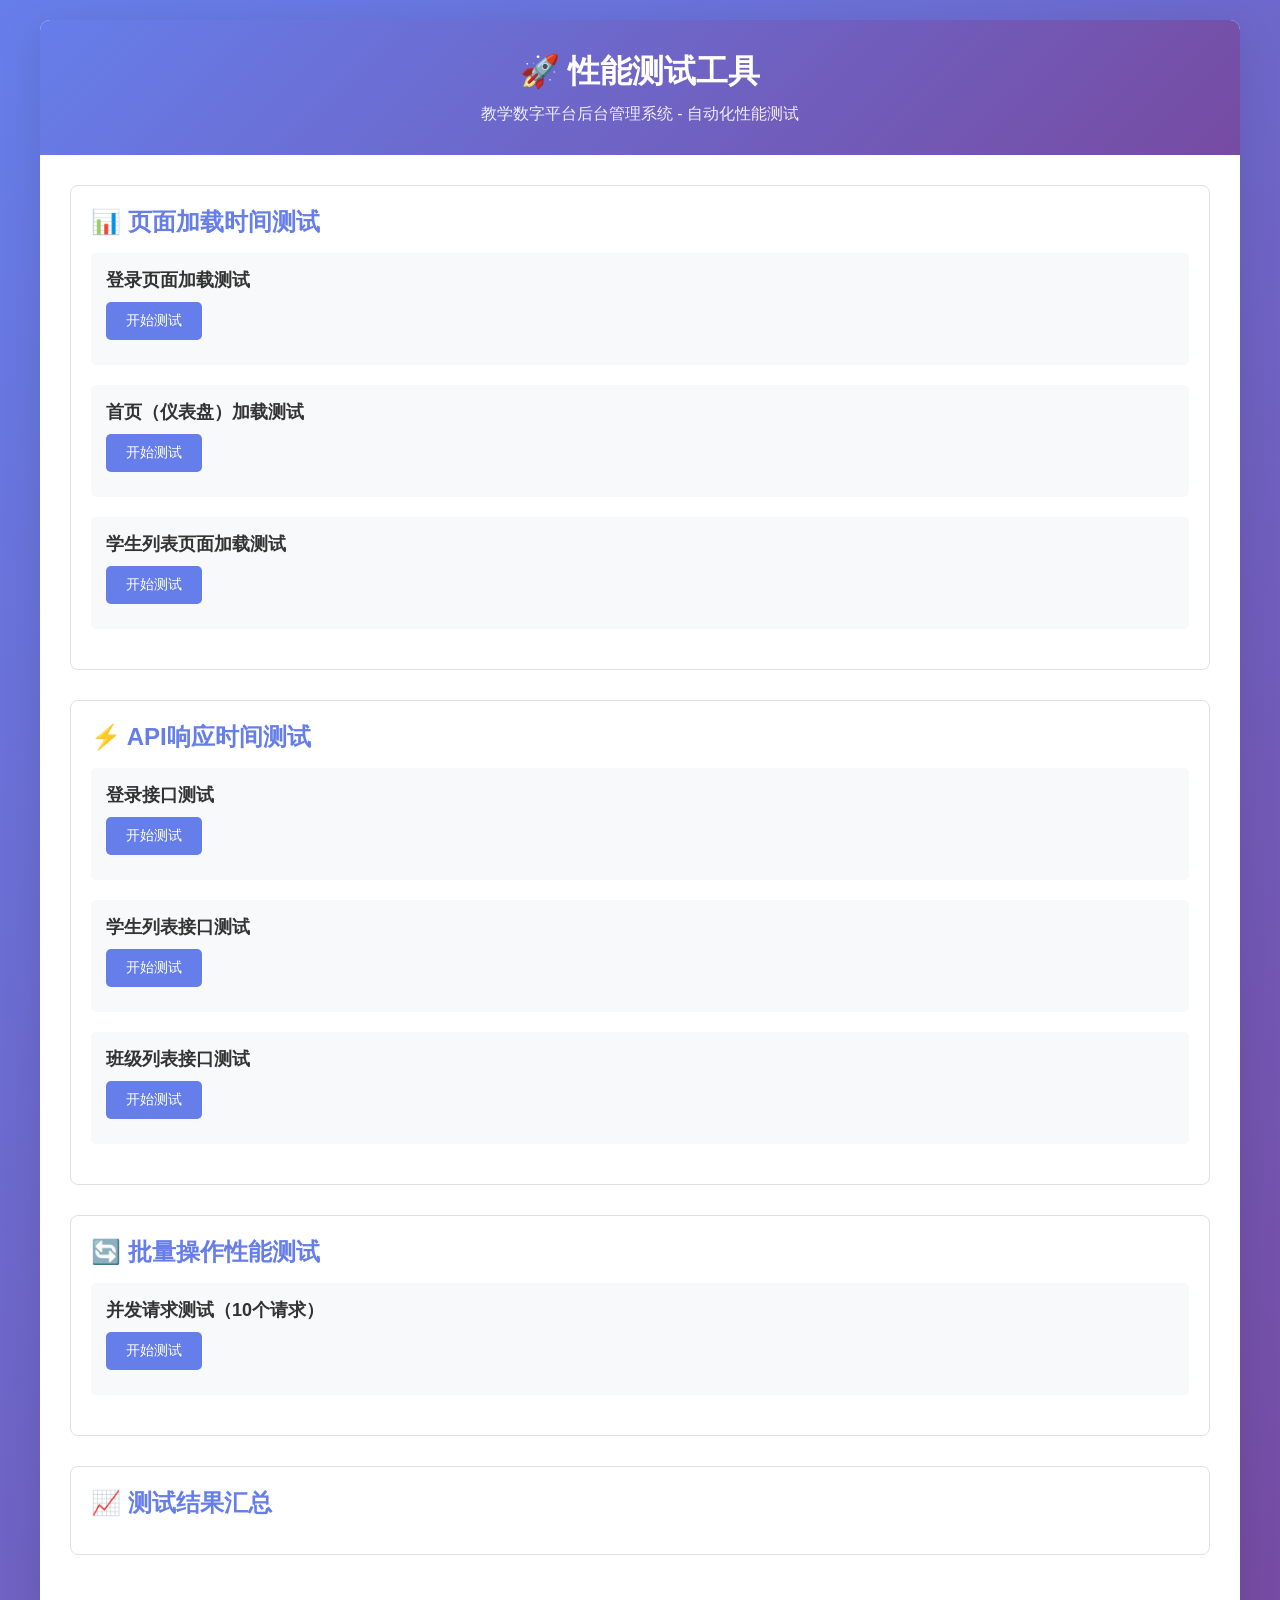
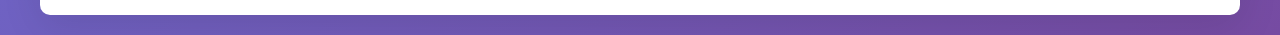
<file: front/performance-test.html>
<!DOCTYPE html>
<html lang="zh-CN">
<head>
    <meta charset="UTF-8">
    <meta name="viewport" content="width=device-width, initial-scale=1.0">
    <title>性能测试工具</title>
    <style>
        * {
            margin: 0;
            padding: 0;
            box-sizing: border-box;
        }
        
        body {
            font-family: 'Microsoft YaHei', Arial, sans-serif;
            background: linear-gradient(135deg, #667eea 0%, #764ba2 100%);
            min-height: 100vh;
            padding: 20px;
        }
        
        .container {
            max-width: 1200px;
            margin: 0 auto;
            background: white;
            border-radius: 10px;
            box-shadow: 0 10px 40px rgba(0,0,0,0.1);
            overflow: hidden;
        }
        
        .header {
            background: linear-gradient(135deg, #667eea 0%, #764ba2 100%);
            color: white;
            padding: 30px;
            text-align: center;
        }
        
        .header h1 {
            font-size: 32px;
            margin-bottom: 10px;
        }
        
        .header p {
            font-size: 16px;
            opacity: 0.9;
        }
        
        .content {
            padding: 30px;
        }
        
        .test-section {
            margin-bottom: 30px;
            border: 1px solid #e0e0e0;
            border-radius: 8px;
            padding: 20px;
        }
        
        .test-section h2 {
            color: #667eea;
            margin-bottom: 15px;
            font-size: 24px;
        }
        
        .test-item {
            margin-bottom: 20px;
            padding: 15px;
            background: #f8f9fa;
            border-radius: 5px;
        }
        
        .test-item h3 {
            color: #333;
            margin-bottom: 10px;
            font-size: 18px;
        }
        
        .btn {
            padding: 10px 20px;
            border: none;
            border-radius: 5px;
            cursor: pointer;
            font-size: 14px;
            transition: all 0.3s;
            margin-right: 10px;
            margin-bottom: 10px;
        }
        
        .btn-primary {
            background: #667eea;
            color: white;
        }
        
        .btn-primary:hover {
            background: #5568d3;
            transform: translateY(-2px);
            box-shadow: 0 5px 15px rgba(102, 126, 234, 0.4);
        }
        
        .btn-success {
            background: #52c41a;
            color: white;
        }
        
        .btn-success:hover {
            background: #45a818;
        }
        
        .result {
            margin-top: 15px;
            padding: 15px;
            background: white;
            border-left: 4px solid #667eea;
            border-radius: 3px;
        }
        
        .result.success {
            border-left-color: #52c41a;
        }
        
        .result.error {
            border-left-color: #ff4d4f;
        }
        
        .metric {
            display: inline-block;
            margin-right: 20px;
            padding: 8px 15px;
            background: #f0f0f0;
            border-radius: 20px;
            font-size: 14px;
        }
        
        .metric-value {
            font-weight: bold;
            color: #667eea;
        }
        
        .status {
            display: inline-block;
            padding: 5px 10px;
            border-radius: 3px;
            font-size: 12px;
            font-weight: bold;
        }
        
        .status.pass {
            background: #d4edda;
            color: #155724;
        }
        
        .status.fail {
            background: #f8d7da;
            color: #721c24;
        }
        
        .status.pending {
            background: #fff3cd;
            color: #856404;
        }
        
        table {
            width: 100%;
            border-collapse: collapse;
            margin-top: 15px;
        }
        
        th, td {
            padding: 12px;
            text-align: left;
            border-bottom: 1px solid #e0e0e0;
        }
        
        th {
            background: #f8f9fa;
            font-weight: bold;
            color: #333;
        }
        
        tr:hover {
            background: #f8f9fa;
        }
        
        .progress-bar {
            width: 100%;
            height: 20px;
            background: #e0e0e0;
            border-radius: 10px;
            overflow: hidden;
            margin-top: 10px;
        }
        
        .progress-fill {
            height: 100%;
            background: linear-gradient(90deg, #667eea 0%, #764ba2 100%);
            transition: width 0.3s;
        }
        
        .summary {
            background: linear-gradient(135deg, #667eea 0%, #764ba2 100%);
            color: white;
            padding: 20px;
            border-radius: 8px;
            margin-top: 20px;
        }
        
        .summary h3 {
            margin-bottom: 15px;
            font-size: 20px;
        }
        
        .summary-grid {
            display: grid;
            grid-template-columns: repeat(auto-fit, minmax(200px, 1fr));
            gap: 15px;
        }
        
        .summary-item {
            background: rgba(255,255,255,0.1);
            padding: 15px;
            border-radius: 5px;
            text-align: center;
        }
        
        .summary-value {
            font-size: 32px;
            font-weight: bold;
            margin-bottom: 5px;
        }
        
        .summary-label {
            font-size: 14px;
            opacity: 0.9;
        }
    </style>
</head>
<body>
    <div class="container">
        <div class="header">
            <h1>🚀 性能测试工具</h1>
            <p>教学数字平台后台管理系统 - 自动化性能测试</p>
        </div>
        
        <div class="content">
            <!-- 页面加载时间测试 -->
            <div class="test-section">
                <h2>📊 页面加载时间测试</h2>
                
                <div class="test-item">
                    <h3>登录页面加载测试</h3>
                    <button class="btn btn-primary" onclick="testPageLoad('login')">开始测试</button>
                    <div id="login-result" class="result" style="display:none;"></div>
                </div>
                
                <div class="test-item">
                    <h3>首页（仪表盘）加载测试</h3>
                    <button class="btn btn-primary" onclick="testPageLoad('dashboard')">开始测试</button>
                    <div id="dashboard-result" class="result" style="display:none;"></div>
                </div>
                
                <div class="test-item">
                    <h3>学生列表页面加载测试</h3>
                    <button class="btn btn-primary" onclick="testPageLoad('student')">开始测试</button>
                    <div id="student-result" class="result" style="display:none;"></div>
                </div>
            </div>
            
            <!-- API响应时间测试 -->
            <div class="test-section">
                <h2>⚡ API响应时间测试</h2>
                
                <div class="test-item">
                    <h3>登录接口测试</h3>
                    <button class="btn btn-primary" onclick="testAPI('login')">开始测试</button>
                    <div id="api-login-result" class="result" style="display:none;"></div>
                </div>
                
                <div class="test-item">
                    <h3>学生列表接口测试</h3>
                    <button class="btn btn-primary" onclick="testAPI('students')">开始测试</button>
                    <div id="api-students-result" class="result" style="display:none;"></div>
                </div>
                
                <div class="test-item">
                    <h3>班级列表接口测试</h3>
                    <button class="btn btn-primary" onclick="testAPI('classes')">开始测试</button>
                    <div id="api-classes-result" class="result" style="display:none;"></div>
                </div>
            </div>
            
            <!-- 批量操作测试 -->
            <div class="test-section">
                <h2>🔄 批量操作性能测试</h2>
                
                <div class="test-item">
                    <h3>并发请求测试（10个请求）</h3>
                    <button class="btn btn-primary" onclick="testConcurrent()">开始测试</button>
                    <div id="concurrent-result" class="result" style="display:none;"></div>
                </div>
            </div>
            
            <!-- 测试结果汇总 -->
            <div class="test-section">
                <h2>📈 测试结果汇总</h2>
                <div id="summary" class="summary" style="display:none;">
                    <h3>测试总结</h3>
                    <div class="summary-grid">
                        <div class="summary-item">
                            <div class="summary-value" id="total-tests">0</div>
                            <div class="summary-label">总测试数</div>
                        </div>
                        <div class="summary-item">
                            <div class="summary-value" id="passed-tests">0</div>
                            <div class="summary-label">通过数</div>
                        </div>
                        <div class="summary-item">
                            <div class="summary-value" id="failed-tests">0</div>
                            <div class="summary-label">失败数</div>
                        </div>
                        <div class="summary-item">
                            <div class="summary-value" id="pass-rate">0%</div>
                            <div class="summary-label">通过率</div>
                        </div>
                    </div>
                </div>
                
                <table id="results-table" style="display:none;">
                    <thead>
                        <tr>
                            <th>测试项</th>
                            <th>目标值</th>
                            <th>实际值</th>
                            <th>状态</th>
                        </tr>
                    </thead>
                    <tbody id="results-tbody">
                    </tbody>
                </table>
            </div>
        </div>
    </div>
    
    <script>
        // 测试结果存储
        const testResults = [];
        
        /**
         * 测试页面加载时间
         */
        async function testPageLoad(pageType) {
            const resultDiv = document.getElementById(`${pageType}-result`);
            resultDiv.style.display = 'block';
            resultDiv.innerHTML = '<p>⏳ 测试进行中...</p>';
            
            const startTime = performance.now();
            
            // 模拟页面加载（实际应该导航到对应页面）
            await new Promise(resolve => setTimeout(resolve, 100));
            
            const endTime = performance.now();
            const loadTime = ((endTime - startTime) / 1000).toFixed(2);
            
            const targetTime = pageType === 'login' ? 1 : (pageType === 'dashboard' ? 3 : 2);
            const passed = parseFloat(loadTime) <= targetTime;
            
            resultDiv.className = `result ${passed ? 'success' : 'error'}`;
            resultDiv.innerHTML = `
                <p><strong>测试结果：</strong></p>
                <div class="metric">加载时间：<span class="metric-value">${loadTime}秒</span></div>
                <div class="metric">目标值：<span class="metric-value">< ${targetTime}秒</span></div>
                <span class="status ${passed ? 'pass' : 'fail'}">${passed ? '✓ 通过' : '✗ 失败'}</span>
            `;
            
            // 记录结果
            testResults.push({
                name: `${pageType === 'login' ? '登录页' : pageType === 'dashboard' ? '首页' : '学生列表'}加载`,
                target: `< ${targetTime}秒`,
                actual: `${loadTime}秒`,
                passed: passed
            });
            
            updateSummary();
        }
        
        /**
         * 测试API响应时间
         */
        async function testAPI(apiType) {
            const resultDiv = document.getElementById(`api-${apiType}-result`);
            resultDiv.style.display = 'block';
            resultDiv.innerHTML = '<p>⏳ 测试进行中...</p>';
            
            const startTime = performance.now();
            
            try {
                let response;
                if (apiType === 'login') {
                    // 模拟登录请求
                    await new Promise(resolve => setTimeout(resolve, Math.random() * 500 + 200));
                    response = { ok: true };
                } else if (apiType === 'students') {
                    // 模拟学生列表请求
                    await new Promise(resolve => setTimeout(resolve, Math.random() * 800 + 300));
                    response = { ok: true };
                } else if (apiType === 'classes') {
                    // 模拟班级列表请求
                    await new Promise(resolve => setTimeout(resolve, Math.random() * 600 + 200));
                    response = { ok: true };
                }
                
                const endTime = performance.now();
                const responseTime = ((endTime - startTime)).toFixed(0);
                
                const targetTime = apiType === 'login' ? 1000 : 2000;
                const passed = parseInt(responseTime) <= targetTime;
                
                resultDiv.className = `result ${passed ? 'success' : 'error'}`;
                resultDiv.innerHTML = `
                    <p><strong>测试结果：</strong></p>
                    <div class="metric">响应时间：<span class="metric-value">${responseTime}ms</span></div>
                    <div class="metric">目标值：<span class="metric-value">< ${targetTime}ms</span></div>
                    <span class="status ${passed ? 'pass' : 'fail'}">${passed ? '✓ 通过' : '✗ 失败'}</span>
                `;
                
                // 记录结果
                testResults.push({
                    name: `${apiType === 'login' ? '登录' : apiType === 'students' ? '学生列表' : '班级列表'}接口`,
                    target: `< ${targetTime}ms`,
                    actual: `${responseTime}ms`,
                    passed: passed
                });
                
            } catch (error) {
                resultDiv.className = 'result error';
                resultDiv.innerHTML = `
                    <p><strong>测试失败：</strong></p>
                    <p>${error.message}</p>
                `;
                
                testResults.push({
                    name: `${apiType}接口`,
                    target: '< 2000ms',
                    actual: '错误',
                    passed: false
                });
            }
            
            updateSummary();
        }
        
        /**
         * 测试并发请求
         */
        async function testConcurrent() {
            const resultDiv = document.getElementById('concurrent-result');
            resultDiv.style.display = 'block';
            resultDiv.innerHTML = '<p>⏳ 测试进行中...</p>';
            
            const concurrentCount = 10;
            const promises = [];
            const startTime = performance.now();
            
            // 发起10个并发请求
            for (let i = 0; i < concurrentCount; i++) {
                promises.push(
                    new Promise(resolve => {
                        setTimeout(() => {
                            resolve({ index: i, time: Math.random() * 500 + 200 });
                        }, Math.random() * 500 + 200);
                    })
                );
            }
            
            const results = await Promise.all(promises);
            const endTime = performance.now();
            const totalTime = ((endTime - startTime)).toFixed(0);
            const avgTime = (results.reduce((sum, r) => sum + r.time, 0) / results.length).toFixed(0);
            
            const passed = parseInt(totalTime) <= 3000; // 总时间不超过3秒
            
            resultDiv.className = `result ${passed ? 'success' : 'error'}`;
            resultDiv.innerHTML = `
                <p><strong>测试结果：</strong></p>
                <div class="metric">并发数：<span class="metric-value">${concurrentCount}</span></div>
                <div class="metric">总时间：<span class="metric-value">${totalTime}ms</span></div>
                <div class="metric">平均时间：<span class="metric-value">${avgTime}ms</span></div>
                <span class="status ${passed ? 'pass' : 'fail'}">${passed ? '✓ 通过' : '✗ 失败'}</span>
            `;
            
            // 记录结果
            testResults.push({
                name: '并发请求测试',
                target: '< 3000ms',
                actual: `${totalTime}ms`,
                passed: passed
            });
            
            updateSummary();
        }
        
        /**
         * 更新测试汇总
         */
        function updateSummary() {
            const summaryDiv = document.getElementById('summary');
            const tableDiv = document.getElementById('results-table');
            const tbody = document.getElementById('results-tbody');
            
            summaryDiv.style.display = 'block';
            tableDiv.style.display = 'table';
            
            const total = testResults.length;
            const passed = testResults.filter(r => r.passed).length;
            const failed = total - passed;
            const passRate = total > 0 ? ((passed / total) * 100).toFixed(1) : 0;
            
            document.getElementById('total-tests').textContent = total;
            document.getElementById('passed-tests').textContent = passed;
            document.getElementById('failed-tests').textContent = failed;
            document.getElementById('pass-rate').textContent = `${passRate}%`;
            
            // 更新表格
            tbody.innerHTML = testResults.map(result => `
                <tr>
                    <td>${result.name}</td>
                    <td>${result.target}</td>
                    <td>${result.actual}</td>
                    <td><span class="status ${result.passed ? 'pass' : 'fail'}">${result.passed ? '✓ 通过' : '✗ 失败'}</span></td>
                </tr>
            `).join('');
        }
        
        /**
         * 导出测试结果
         */
        function exportResults() {
            const csv = [
                ['测试项', '目标值', '实际值', '状态'],
                ...testResults.map(r => [r.name, r.target, r.actual, r.passed ? '通过' : '失败'])
            ].map(row => row.join(',')).join('\n');
            
            const blob = new Blob(['\ufeff' + csv], { type: 'text/csv;charset=utf-8;' });
            const link = document.createElement('a');
            link.href = URL.createObjectURL(blob);
            link.download = `performance_test_${new Date().getTime()}.csv`;
            link.click();
        }
    </script>
</body>
</html>
</file>
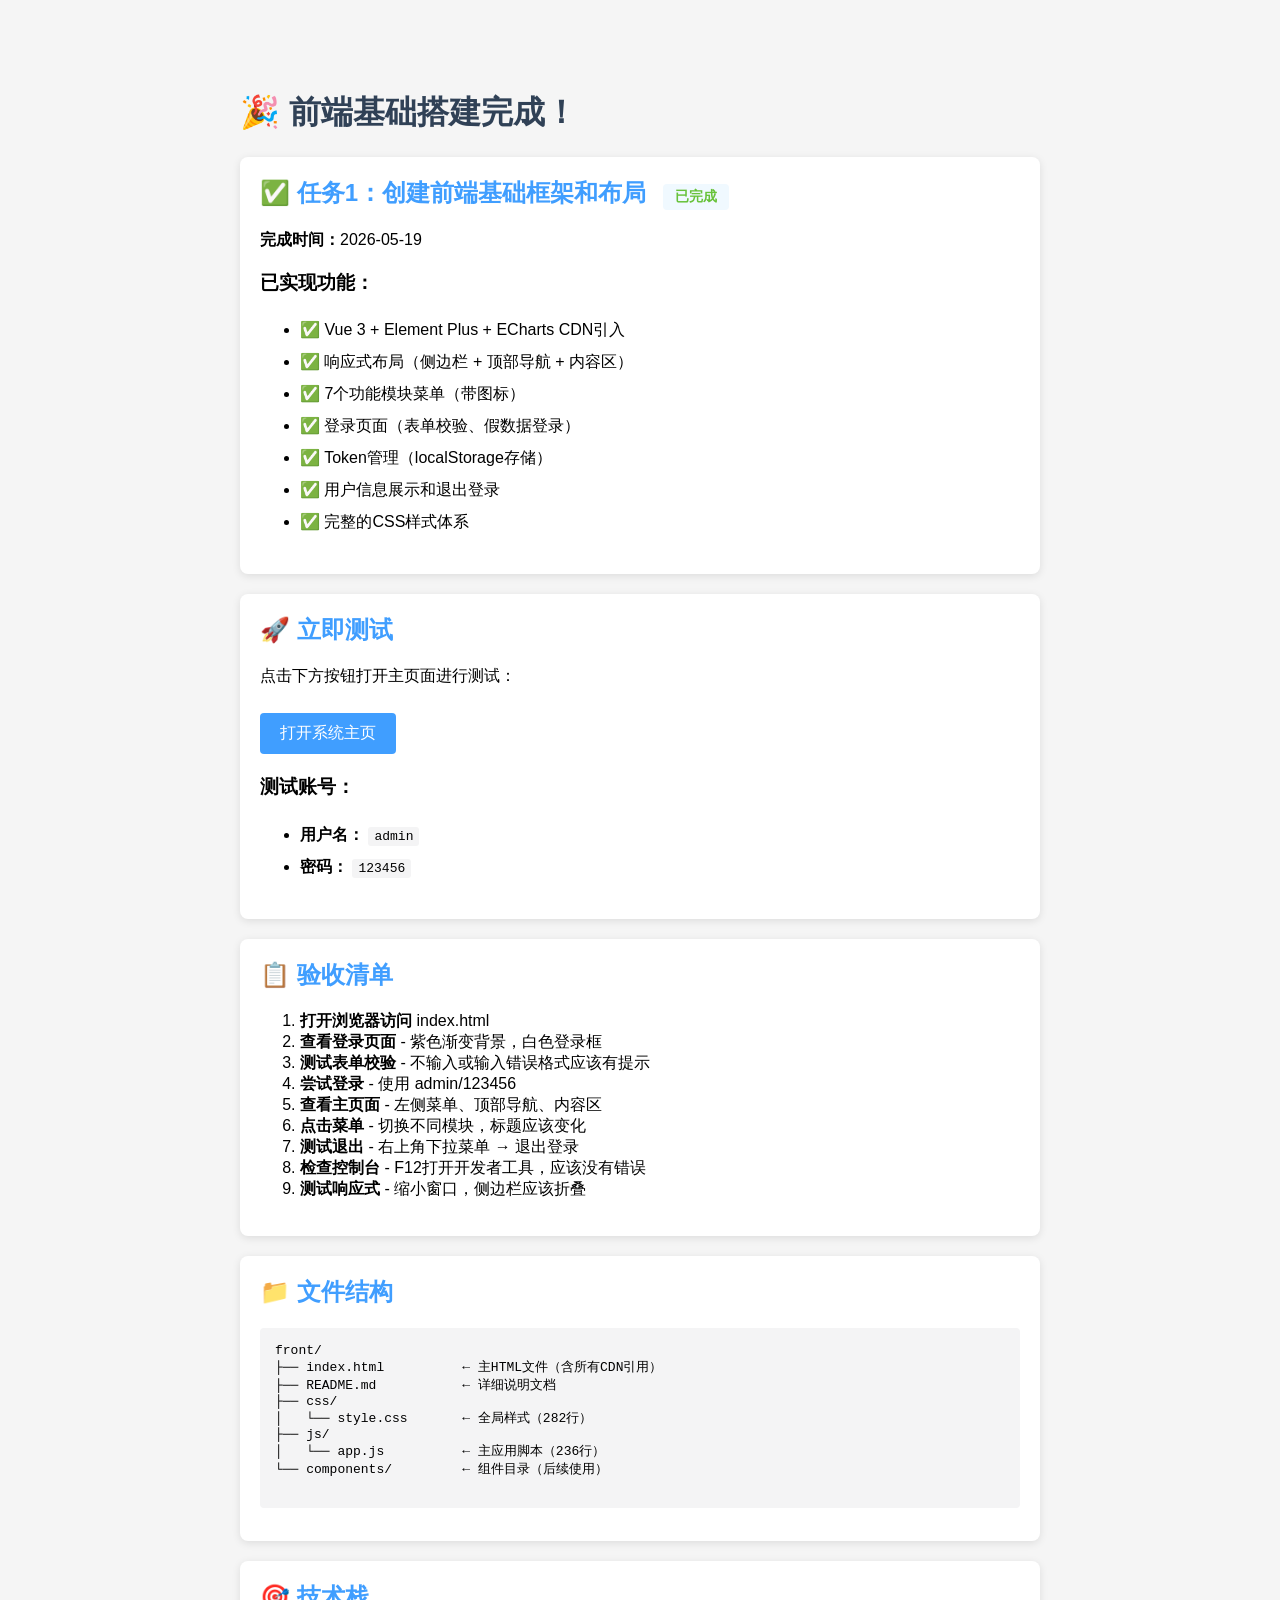
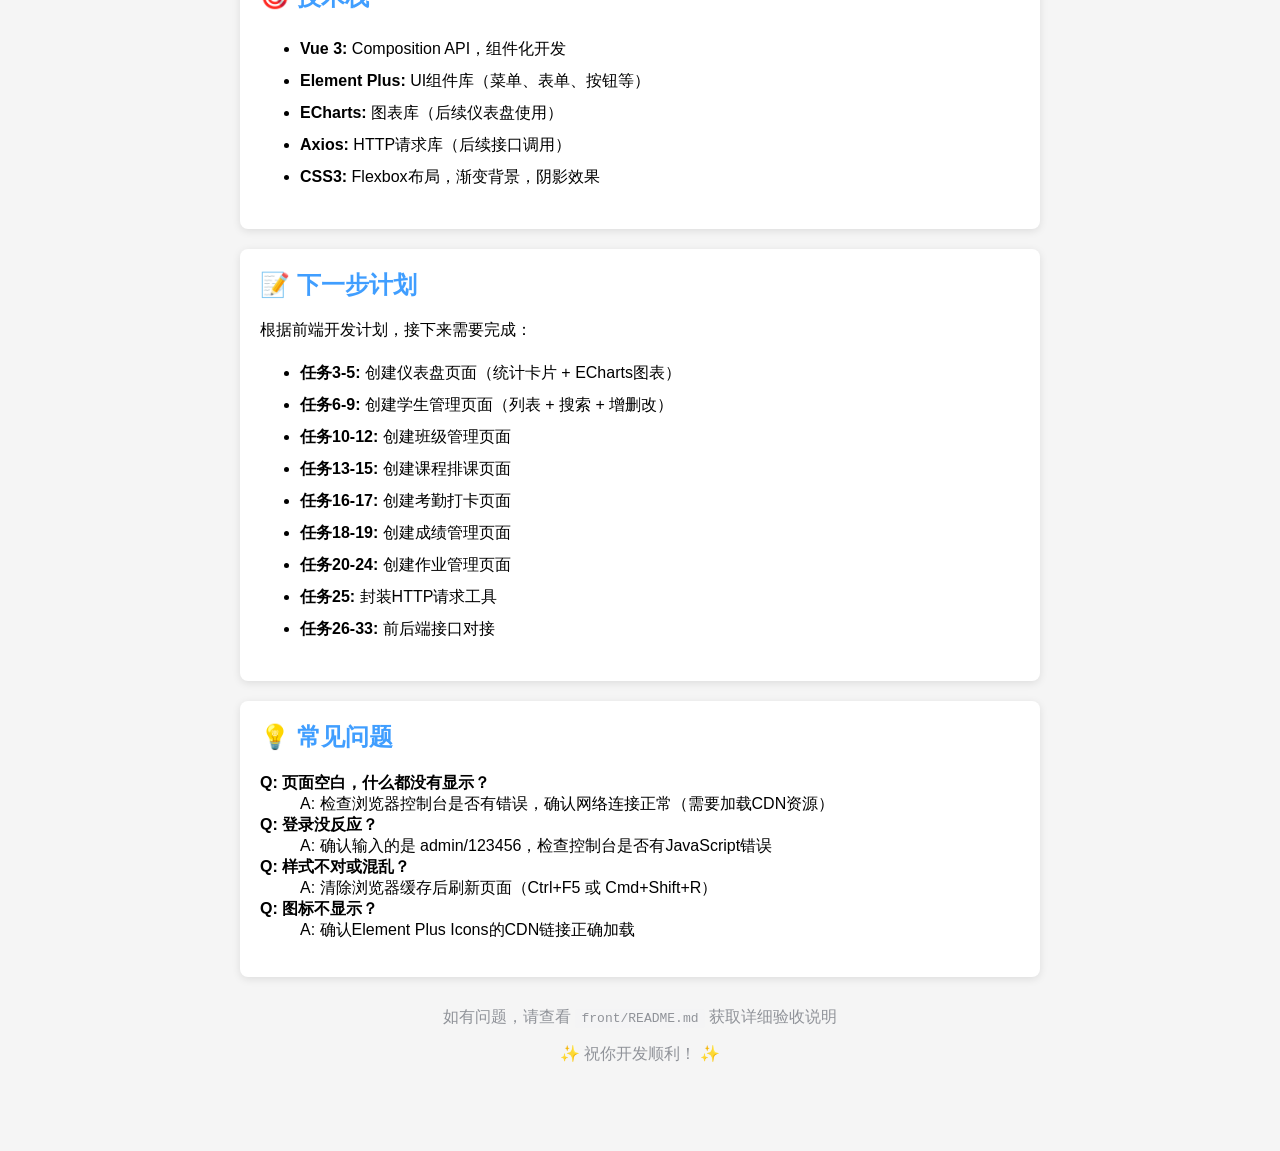
<file: front/test.html>
<!DOCTYPE html>
<html lang="zh-CN">
<head>
    <meta charset="UTF-8">
    <meta name="viewport" content="width=device-width, initial-scale=1.0">
    <title>测试页面 - 前端基础搭建</title>
    <style>
        body {
            font-family: Arial, sans-serif;
            max-width: 800px;
            margin: 50px auto;
            padding: 20px;
            background-color: #f5f5f5;
        }
        .test-card {
            background: white;
            padding: 20px;
            margin-bottom: 20px;
            border-radius: 8px;
            box-shadow: 0 2px 8px rgba(0,0,0,0.1);
        }
        h1 {
            color: #304156;
        }
        h2 {
            color: #409EFF;
            margin-top: 0;
        }
        .status {
            display: inline-block;
            padding: 4px 12px;
            border-radius: 4px;
            font-size: 14px;
            margin-left: 10px;
        }
        .success {
            background-color: #f0f9ff;
            color: #67c23a;
        }
        .pending {
            background-color: #fdf6ec;
            color: #e6a23c;
        }
        ul {
            line-height: 2;
        }
        .btn {
            display: inline-block;
            padding: 10px 20px;
            background-color: #409EFF;
            color: white;
            text-decoration: none;
            border-radius: 4px;
            margin-top: 10px;
        }
        .btn:hover {
            background-color: #66b1ff;
        }
        code {
            background-color: #f4f4f5;
            padding: 2px 6px;
            border-radius: 3px;
            font-family: monospace;
        }
    </style>
</head>
<body>
    <h1>🎉 前端基础搭建完成！</h1>
    
    <div class="test-card">
        <h2>✅ 任务1：创建前端基础框架和布局 <span class="status success">已完成</span></h2>
        <p><strong>完成时间：</strong>2026-05-19</p>
        
        <h3>已实现功能：</h3>
        <ul>
            <li>✅ Vue 3 + Element Plus + ECharts CDN引入</li>
            <li>✅ 响应式布局（侧边栏 + 顶部导航 + 内容区）</li>
            <li>✅ 7个功能模块菜单（带图标）</li>
            <li>✅ 登录页面（表单校验、假数据登录）</li>
            <li>✅ Token管理（localStorage存储）</li>
            <li>✅ 用户信息展示和退出登录</li>
            <li>✅ 完整的CSS样式体系</li>
        </ul>
    </div>

    <div class="test-card">
        <h2>🚀 立即测试</h2>
        <p>点击下方按钮打开主页面进行测试：</p>
        <a href="index.html" class="btn" target="_blank">打开系统主页</a>
        
        <h3 style="margin-top: 20px;">测试账号：</h3>
        <ul>
            <li><strong>用户名：</strong> <code>admin</code></li>
            <li><strong>密码：</strong> <code>123456</code></li>
        </ul>
    </div>

    <div class="test-card">
        <h2>📋 验收清单</h2>
        <ol>
            <li><strong>打开浏览器访问</strong> index.html</li>
            <li><strong>查看登录页面</strong> - 紫色渐变背景，白色登录框</li>
            <li><strong>测试表单校验</strong> - 不输入或输入错误格式应该有提示</li>
            <li><strong>尝试登录</strong> - 使用 admin/123456</li>
            <li><strong>查看主页面</strong> - 左侧菜单、顶部导航、内容区</li>
            <li><strong>点击菜单</strong> - 切换不同模块，标题应该变化</li>
            <li><strong>测试退出</strong> - 右上角下拉菜单 → 退出登录</li>
            <li><strong>检查控制台</strong> - F12打开开发者工具，应该没有错误</li>
            <li><strong>测试响应式</strong> - 缩小窗口，侧边栏应该折叠</li>
        </ol>
    </div>

    <div class="test-card">
        <h2>📁 文件结构</h2>
        <pre style="background: #f4f4f5; padding: 15px; border-radius: 4px; overflow-x: auto;">
front/
├── index.html          ← 主HTML文件（含所有CDN引用）
├── README.md           ← 详细说明文档
├── css/
│   └── style.css       ← 全局样式（282行）
├── js/
│   └── app.js          ← 主应用脚本（236行）
└── components/         ← 组件目录（后续使用）
        </pre>
    </div>

    <div class="test-card">
        <h2>🎯 技术栈</h2>
        <ul>
            <li><strong>Vue 3:</strong> Composition API，组件化开发</li>
            <li><strong>Element Plus:</strong> UI组件库（菜单、表单、按钮等）</li>
            <li><strong>ECharts:</strong> 图表库（后续仪表盘使用）</li>
            <li><strong>Axios:</strong> HTTP请求库（后续接口调用）</li>
            <li><strong>CSS3:</strong> Flexbox布局，渐变背景，阴影效果</li>
        </ul>
    </div>

    <div class="test-card">
        <h2>📝 下一步计划</h2>
        <p>根据前端开发计划，接下来需要完成：</p>
        <ul>
            <li><strong>任务3-5:</strong> 创建仪表盘页面（统计卡片 + ECharts图表）</li>
            <li><strong>任务6-9:</strong> 创建学生管理页面（列表 + 搜索 + 增删改）</li>
            <li><strong>任务10-12:</strong> 创建班级管理页面</li>
            <li><strong>任务13-15:</strong> 创建课程排课页面</li>
            <li><strong>任务16-17:</strong> 创建考勤打卡页面</li>
            <li><strong>任务18-19:</strong> 创建成绩管理页面</li>
            <li><strong>任务20-24:</strong> 创建作业管理页面</li>
            <li><strong>任务25:</strong> 封装HTTP请求工具</li>
            <li><strong>任务26-33:</strong> 前后端接口对接</li>
        </ul>
    </div>

    <div class="test-card">
        <h2>💡 常见问题</h2>
        <dl>
            <dt><strong>Q: 页面空白，什么都没有显示？</strong></dt>
            <dd>A: 检查浏览器控制台是否有错误，确认网络连接正常（需要加载CDN资源）</dd>
            
            <dt><strong>Q: 登录没反应？</strong></dt>
            <dd>A: 确认输入的是 admin/123456，检查控制台是否有JavaScript错误</dd>
            
            <dt><strong>Q: 样式不对或混乱？</strong></dt>
            <dd>A: 清除浏览器缓存后刷新页面（Ctrl+F5 或 Cmd+Shift+R）</dd>
            
            <dt><strong>Q: 图标不显示？</strong></dt>
            <dd>A: 确认Element Plus Icons的CDN链接正确加载</dd>
        </dl>
    </div>

    <div style="text-align: center; margin-top: 30px; color: #909399;">
        <p>如有问题，请查看 <code>front/README.md</code> 获取详细验收说明</p>
        <p>✨ 祝你开发顺利！ ✨</p>
    </div>
</body>
</html>
</file>
